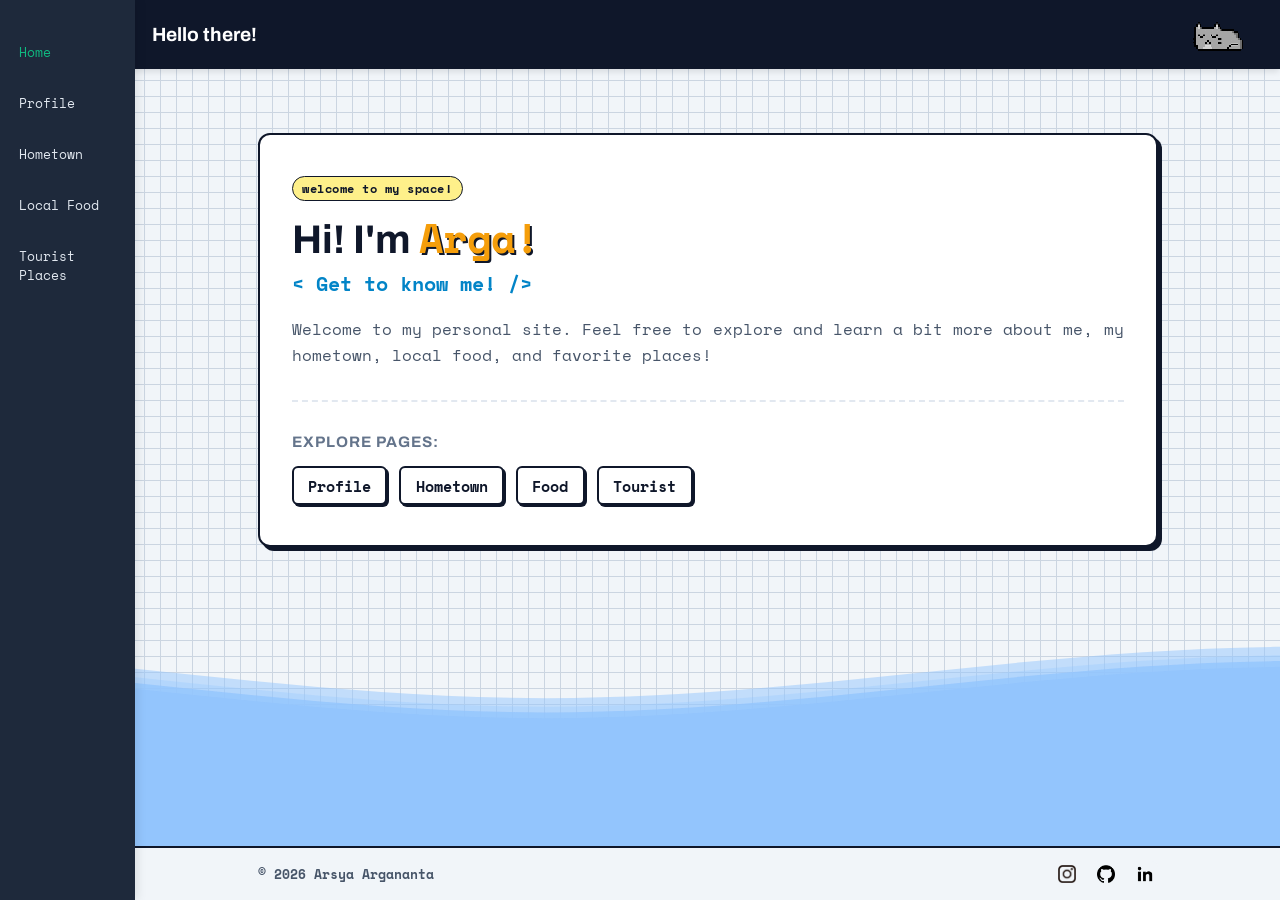
<file: quiz1/index.html>
<!DOCTYPE html>
<html lang="en">

<head>
    <meta charset="UTF-8">
    <meta name="viewport" content="width=device-width, initial-scale=1.0">
    <title>Home</title>
    <link rel="stylesheet" href="/quiz1/style.css">
</head>

<body>

    <header>
        <div class="header-content">
            <h1>Hello there!</h1>

            <img src="/quiz1/assets/cat.gif" alt="mascot" class="header-mascot">
        </div>
    </header>

    <nav>
        <button id="menu-toggle-btn" class="retro-menu-btn">
            Where do you wanna go? <span class="arrow-icon">↗</span>
        </button>

        <ul>
            <li class="nav-on"><a href="/quiz1">Home</a></li>
            <li><a href="/quiz1/profile">Profile</a></li>
            <li><a href="/quiz1/hometown">Hometown</a></li>
            <li><a href="/quiz1/food">Local Food</a></li>
            <li><a href="/quiz1/tourist">Tourist Places</a></li>
        </ul>
    </nav>

    <main>
        <section class="home-section">
            <div class="unique-greeting">
                <span class="badge-tag">welcome to my space!</span>
                <h1 class="hero-text">Hi! I'm <span class="highlight-name">Arga!</span></h1>
                <h2 class="sub-hero-text">&lt; Get to know me! /&gt;</h2>
                <p>Welcome to my personal site. Feel free to explore and learn a bit more about me, my hometown, local food, and favorite places!</p>
            </div>

            <div class="quick-nav-container">
                <h3>Explore Pages:</h3>
                <div class="btn-group">
                    <a href="/quiz1/profile" class="btn-mini">
                        <span class="btn-icon">Profile</span>
                    </a>
                    <a href="/quiz1/hometown" class="btn-mini">
                        <span class="btn-icon">Hometown</span>
                    </a>
                    <a href="/quiz1/food" class="btn-mini">
                        <span class="btn-icon">Food</span>
                    </a>
                    <a href="/quiz1/tourist" class="btn-mini">
                        <span class="btn-icon">Tourist</span>
                    </a>
                </div>
            </div>
        </section>
    </main>

    <div class="ocean-container">
    <svg class="waves" xmlns="http://www.w3.org/2000/svg" viewBox="0 24 150 28" preserveAspectRatio="none" shape-rendering="auto">
        <defs>
            <path id="gentle-wave" d="M-160 44c30 0 58-18 88-18s 58 18 88 18 58-18 88-18 58 18 88 18 v44h-352z" />
        </defs>
        <g class="parallax">
            <use href="#gentle-wave" x="48" y="0" fill="rgba(147, 197, 253, 0.5)" />
            <use href="#gentle-wave" x="48" y="3" fill="rgba(147, 197, 253, 0.3)" />
            <use href="#gentle-wave" x="48" y="5" fill="rgba(147, 197, 253, 0.8)" />
            <use href="#gentle-wave" x="48" y="7" fill="#93c5fd" />
        </g>
    </svg>
    <div class="ocean-water-body"></div>
    </div>

    <footer>
        <div class="footer-container">
            <div class="footer-info">
                <span>&copy; 2026 Arsya Argananta</span>
            </div>

            <div class="social-links">
            <a href="https://instagram.com/arsyaarnt" target="_blank" rel="noopener noreferrer" title="Instagram">
                <img src="/quiz1/assets/icon_ig.png" alt="Instagram">
            </a>
            <a href="https://github.com/arsyaarnt" target="_blank" rel="noopener noreferrer" title="GitHub">
                <img src="/quiz1/assets/icon_github.png" alt="GitHub">
            </a>
            <a href="https://linkedin.com/in/arsya-argananta" target="_blank" rel="noopener noreferrer" title="LinkedIn">
                <img src="/quiz1/assets/icon_linkedin.png" alt="LinkedIn">
            </a>
            </div>
        </div>
    </footer>

    <script src="/quiz1/script.js"></script>
</body>
</html>
</file>
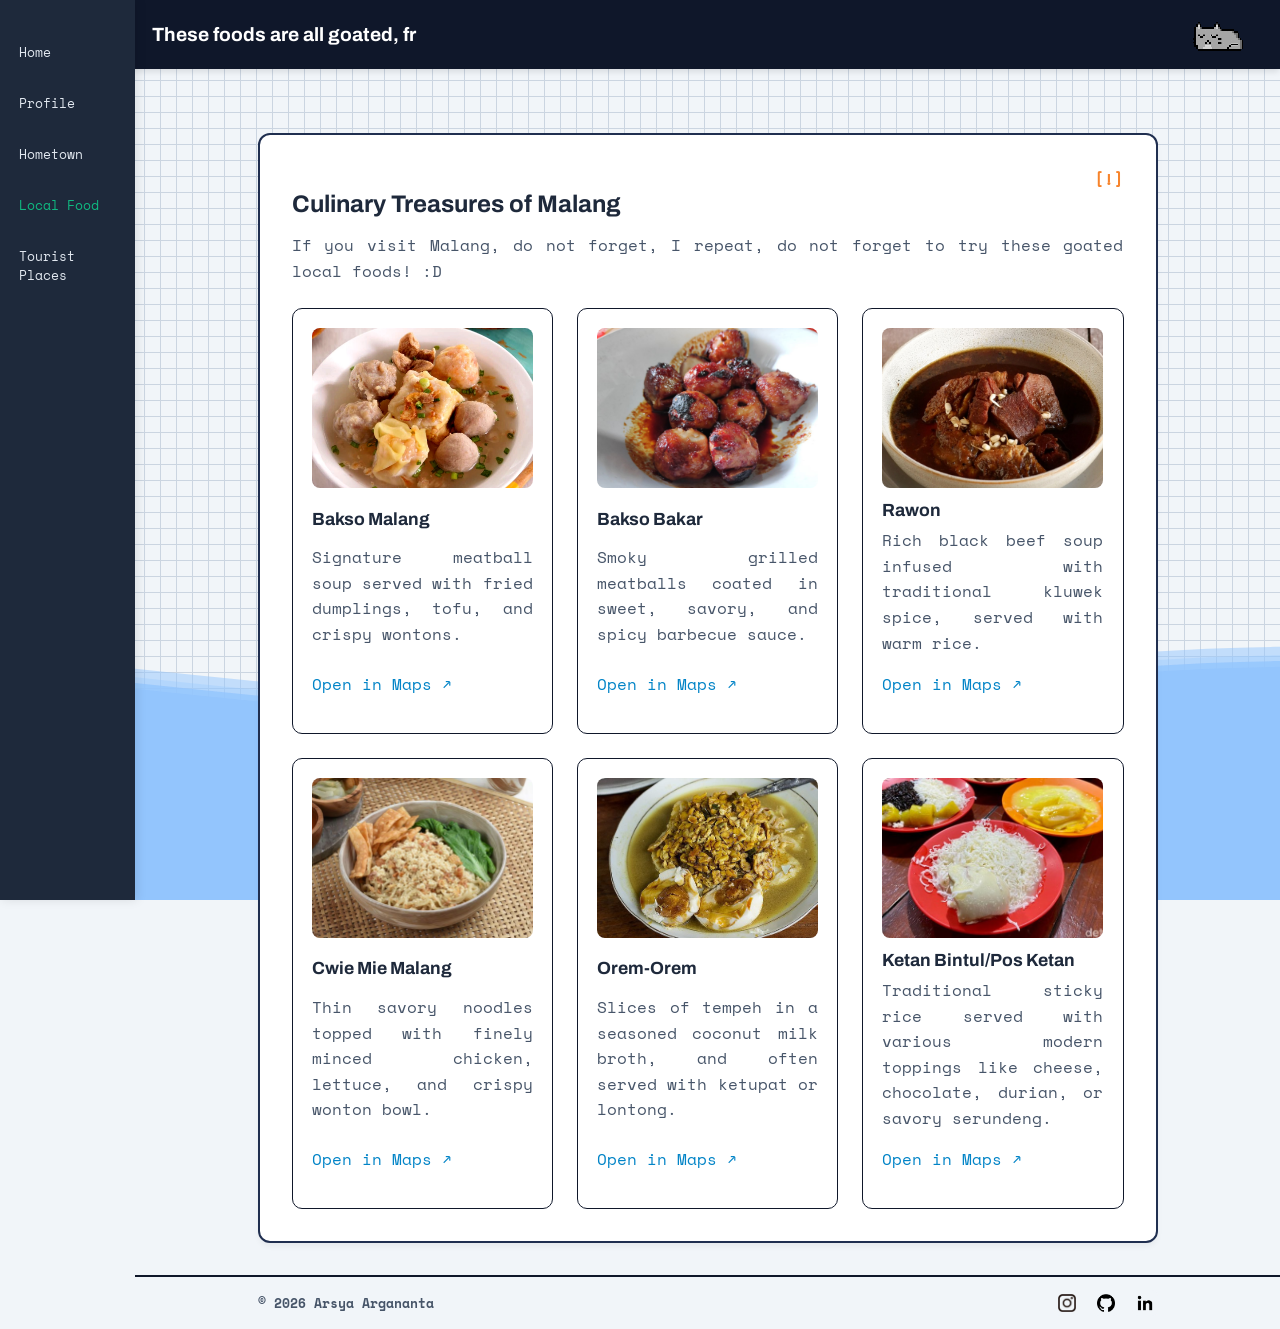
<file: quiz1/food/index.html>
<!DOCTYPE html>
<html lang="en">

<head>
    <meta charset="UTF-8">
    <meta name="viewport" content="width=device-width, initial-scale=1.0">
    <title>Local Food</title>
    <link rel="stylesheet" href="/quiz1/style.css">
</head>

<body>

    <header>
        <div class="header-content">
            <h1>These foods are all goated, fr</h1>

            <img src="/quiz1/assets/cat.gif" alt="mascot" class="header-mascot">
        </div>
    </header>

    <nav>
        <button id="menu-toggle-btn" class="retro-menu-btn">
            Where do you wanna go? <span class="arrow-icon">↗</span>
        </button>

        <ul>
            <li><a href="/quiz1">Home</a></li>
            <li><a href="/quiz1/profile">Profile</a></li>
            <li><a href="/quiz1/hometown">Hometown</a></li>
            <li class="nav-on"><a href="/quiz1/food">Local Food</a></li>
            <li><a href="/quiz1/tourist">Tourist Places</a></li>
        </ul>
    </nav>

    <main>
        <section>
            <div class="sub-window-exc">[!]</div>

            <h2>Culinary Treasures of Malang</h2>
            <p>If you visit Malang, do not forget, I repeat, do not forget to try these goated local foods! :D</p>

            <div class="card-container">

                <article class="food-card">
                    <img src="/quiz1/assets/bakso.jpg" alt="Bakso Malang" width="250">
                    <h4>Bakso Malang</h4>
                    <p>Signature meatball soup served with fried dumplings, tofu, and crispy wontons.</p>
                    <p><a href="https://www.google.com/maps/search/bakso+malang" target="_blank">Open in Maps ↗</a></p>
                </article>

                <article class="food-card">
                    <img src="/quiz1/assets/bakso_bakar.jpg" alt="Bakso Bakar" width="250">
                    <h4>Bakso Bakar</h4>
                    <p>Smoky grilled meatballs coated in sweet, savory, and spicy barbecue sauce.</p>
                    <p><a href="https://www.google.com/maps/search/bakso+bakar+malang" target="_blank">Open in Maps ↗</a></p>
                </article>

                <article class="food-card">
                    <img src="/quiz1/assets/rawon.jpg" alt="Rawon" width="250">
                    <h4>Rawon</h4>
                    <p>Rich black beef soup infused with traditional kluwek spice, served with warm rice.</p>
                    <p><a href="https://www.google.com/maps/search/rawon+malang" target="_blank">Open in Maps ↗</a></p>
                </article>

                <article class="food-card">
                    <img src="/quiz1/assets/cwie_mie.jpg" alt="Cwie Mie Malang" width="250">
                    <h4>Cwie Mie Malang</h4>
                    <p>Thin savory noodles topped with finely minced chicken, lettuce, and crispy wonton bowl.</p>
                    <p><a href="https://www.google.com/maps/search/cwie+mie+malang" target="_blank">Open in Maps ↗</a></p>
                </article>

                <article class="food-card">
                    <img src="/quiz1/assets/orem_orem.jpg" alt="Orem-orem Malang" width="250">
                    <h4>Orem-Orem</h4>
                    <p>Slices of tempeh in a seasoned coconut milk broth, and often served with ketupat or lontong.</p>
                    <p><a href="https://www.google.com/maps/search/orem+orem+malang" target="_blank">Open in Maps ↗</a></p>
                </article>

                <article class="food-card">
                    <img src="/quiz1/assets/ketan.jpg" alt="Ketan Bintul / Pos Ketan" width="250">
                    <h4>Ketan Bintul/Pos Ketan</h4>
                    <p>Traditional sticky rice served with various modern toppings like cheese, chocolate, durian, or savory serundeng.</p>
                    <p><a href="https://www.google.com/maps/search/ketan+malang" target="_blank">Open in Maps ↗</a></p>
                </article>
            </div>
        </section>
    </main>

    <div class="ocean-container">
    <svg class="waves" xmlns="http://www.w3.org/2000/svg" viewBox="0 24 150 28" preserveAspectRatio="none" shape-rendering="auto">
        <defs>
            <path id="gentle-wave" d="M-160 44c30 0 58-18 88-18s 58 18 88 18 58-18 88-18 58 18 88 18 v44h-352z" />
        </defs>
        <g class="parallax">
            <use href="#gentle-wave" x="48" y="0" fill="rgba(147, 197, 253, 0.5)" />
            <use href="#gentle-wave" x="48" y="3" fill="rgba(147, 197, 253, 0.3)" />
            <use href="#gentle-wave" x="48" y="5" fill="rgba(147, 197, 253, 0.8)" />
            <use href="#gentle-wave" x="48" y="7" fill="#93c5fd" />
        </g>
    </svg>
    <div class="ocean-water-body"></div>
    </div>

    <footer>
        <div class="footer-container">
            <div class="footer-info">
                <span>&copy; 2026 Arsya Argananta</span>
            </div>

            <div class="social-links">
            <a href="https://instagram.com/arsyaarnt" target="_blank" rel="noopener noreferrer" title="Instagram">
                <img src="/quiz1/assets/icon_ig.png" alt="Instagram">
            </a>
            <a href="https://github.com/arsyaarnt" target="_blank" rel="noopener noreferrer" title="GitHub">
                <img src="/quiz1/assets/icon_github.png" alt="GitHub">
            </a>
            <a href="https://linkedin.com/in/arsya-argananta" target="_blank" rel="noopener noreferrer" title="LinkedIn">
                <img src="/quiz1/assets/icon_linkedin.png" alt="LinkedIn">
            </a>
            </div>
        </div>
    </footer>

    <script src="/quiz1/script.js"></script>
</body>
</html>
</file>
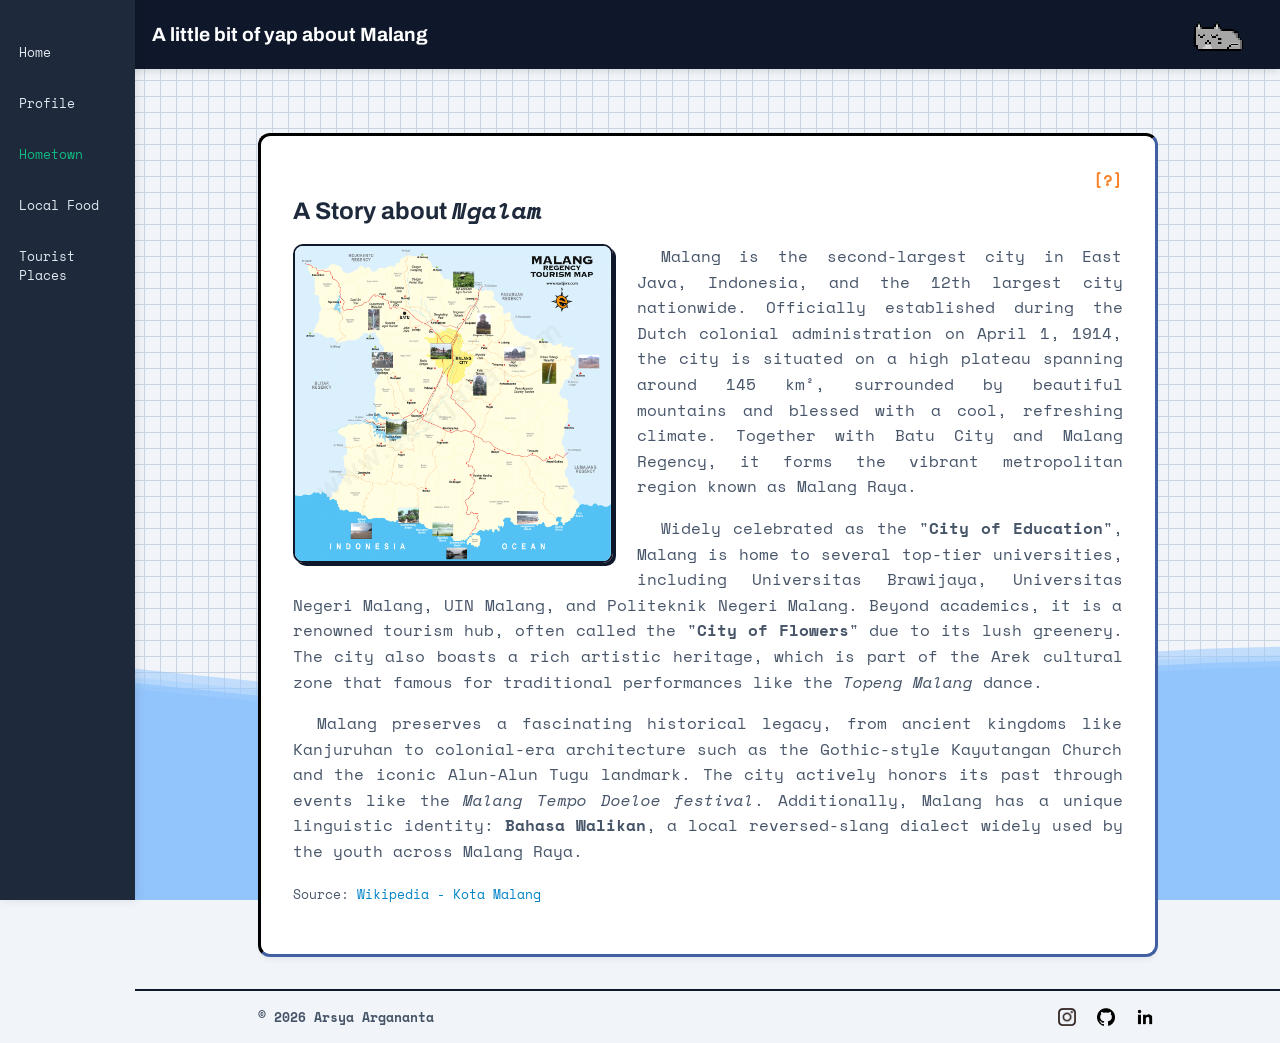
<file: quiz1/hometown/index.html>
<!DOCTYPE html>
<html lang="en">
    
<head>
    <meta charset="UTF-8">
    <meta name="viewport" content="width=device-width, initial-scale=1.0">
    <title>Malang</title>
    <link rel="stylesheet" href="/quiz1/style.css">
</head>

<body>

    <header>
        <div class="header-content">
            <h1>A little bit of yap about Malang</h1>

            <img src="/quiz1/assets/cat.gif" alt="mascot" class="header-mascot">
        </div>
    </header>

    <nav>
        <button id="menu-toggle-btn" class="retro-menu-btn">
            Where do you wanna go? <span class="arrow-icon">↗</span>
        </button>

        <ul>
            <li><a href="/quiz1">Home</a></li>
            <li><a href="/quiz1/profile">Profile</a></li>
            <li class="nav-on"><a href="/quiz1/hometown">Hometown</a></li>
            <li><a href="/quiz1/food">Local Food</a></li>
            <li><a href="/quiz1/tourist">Tourist Places</a></li>
        </ul>
    </nav>

    <main>
        <section class="hometown-section">
            <div class="sub-window-ask">[?]</div>

            <h2>A Story about <b><i>Ngalam</i></b></h2>
            <article class="hometown-content">
                <img src="/quiz1/assets/malang_landscape.jpg" alt="Landscape and landmark of Malang City" width="300" class="hometown-img-float">

                <p>Malang is the second-largest city in East Java, Indonesia, and the 12th largest city nationwide. Officially established during the Dutch colonial administration on April 1, 1914, the city is situated on a high plateau spanning around 145 km², surrounded by beautiful mountains and blessed with a cool, refreshing climate. Together with Batu City and Malang Regency, it forms the vibrant metropolitan region known as Malang Raya.</p>
                    
                <p>Widely celebrated as the "<b>City of Education</b>", Malang is home to several top-tier universities, including Universitas Brawijaya, Universitas Negeri Malang, UIN Malang, and Politeknik Negeri Malang. Beyond academics, it is a renowned tourism hub, often called the "<b>City of Flowers</b>" due to its lush greenery. The city also boasts a rich artistic heritage, which is part of the Arek cultural zone that famous for traditional performances like the <i>Topeng Malang</i> dance.</p>
                    
                <p>Malang preserves a fascinating historical legacy, from ancient kingdoms like Kanjuruhan to colonial-era architecture such as the Gothic-style Kayutangan Church and the iconic Alun-Alun Tugu landmark. The city actively honors its past through events like the <i>Malang Tempo Doeloe festival</i>. Additionally, Malang has a unique linguistic identity: <b>Bahasa Walikan</b>, a local reversed-slang dialect widely used by the youth across Malang Raya.</p>
            </article>

            <p><small>Source: <a href="https://id.wikipedia.org/wiki/Kota_Malang" target="_blank" rel="noopener noreferrer">Wikipedia - Kota Malang</a></small></p>
        </section>
    </main>

    <div class="ocean-container">
    <svg class="waves" xmlns="http://www.w3.org/2000/svg" viewBox="0 24 150 28" preserveAspectRatio="none" shape-rendering="auto">
        <defs>
            <path id="gentle-wave" d="M-160 44c30 0 58-18 88-18s 58 18 88 18 58-18 88-18 58 18 88 18 v44h-352z" />
        </defs>
        <g class="parallax">
            <use href="#gentle-wave" x="48" y="0" fill="rgba(147, 197, 253, 0.5)" />
            <use href="#gentle-wave" x="48" y="3" fill="rgba(147, 197, 253, 0.3)" />
            <use href="#gentle-wave" x="48" y="5" fill="rgba(147, 197, 253, 0.8)" />
            <use href="#gentle-wave" x="48" y="7" fill="#93c5fd" />
        </g>
    </svg>
    <div class="ocean-water-body"></div>
    </div>


    <footer>
        <div class="footer-container">
            <div class="footer-info">
                <span>&copy; 2026 Arsya Argananta</span>
            </div>

            <div class="social-links">
            <a href="https://instagram.com/arsyaarnt" target="_blank" rel="noopener noreferrer" title="Instagram">
                <img src="/quiz1/assets/icon_ig.png" alt="Instagram">
            </a>
            <a href="https://github.com/arsyaarnt" target="_blank" rel="noopener noreferrer" title="GitHub">
                <img src="/quiz1/assets/icon_github.png" alt="GitHub">
            </a>
            <a href="https://linkedin.com/in/arsya-argananta" target="_blank" rel="noopener noreferrer" title="LinkedIn">
                <img src="/quiz1/assets/icon_linkedin.png" alt="LinkedIn">
            </a>
            </div>
        </div>
    </footer>

    <script src="/quiz1/script.js"></script>
</body>
</html>
</file>
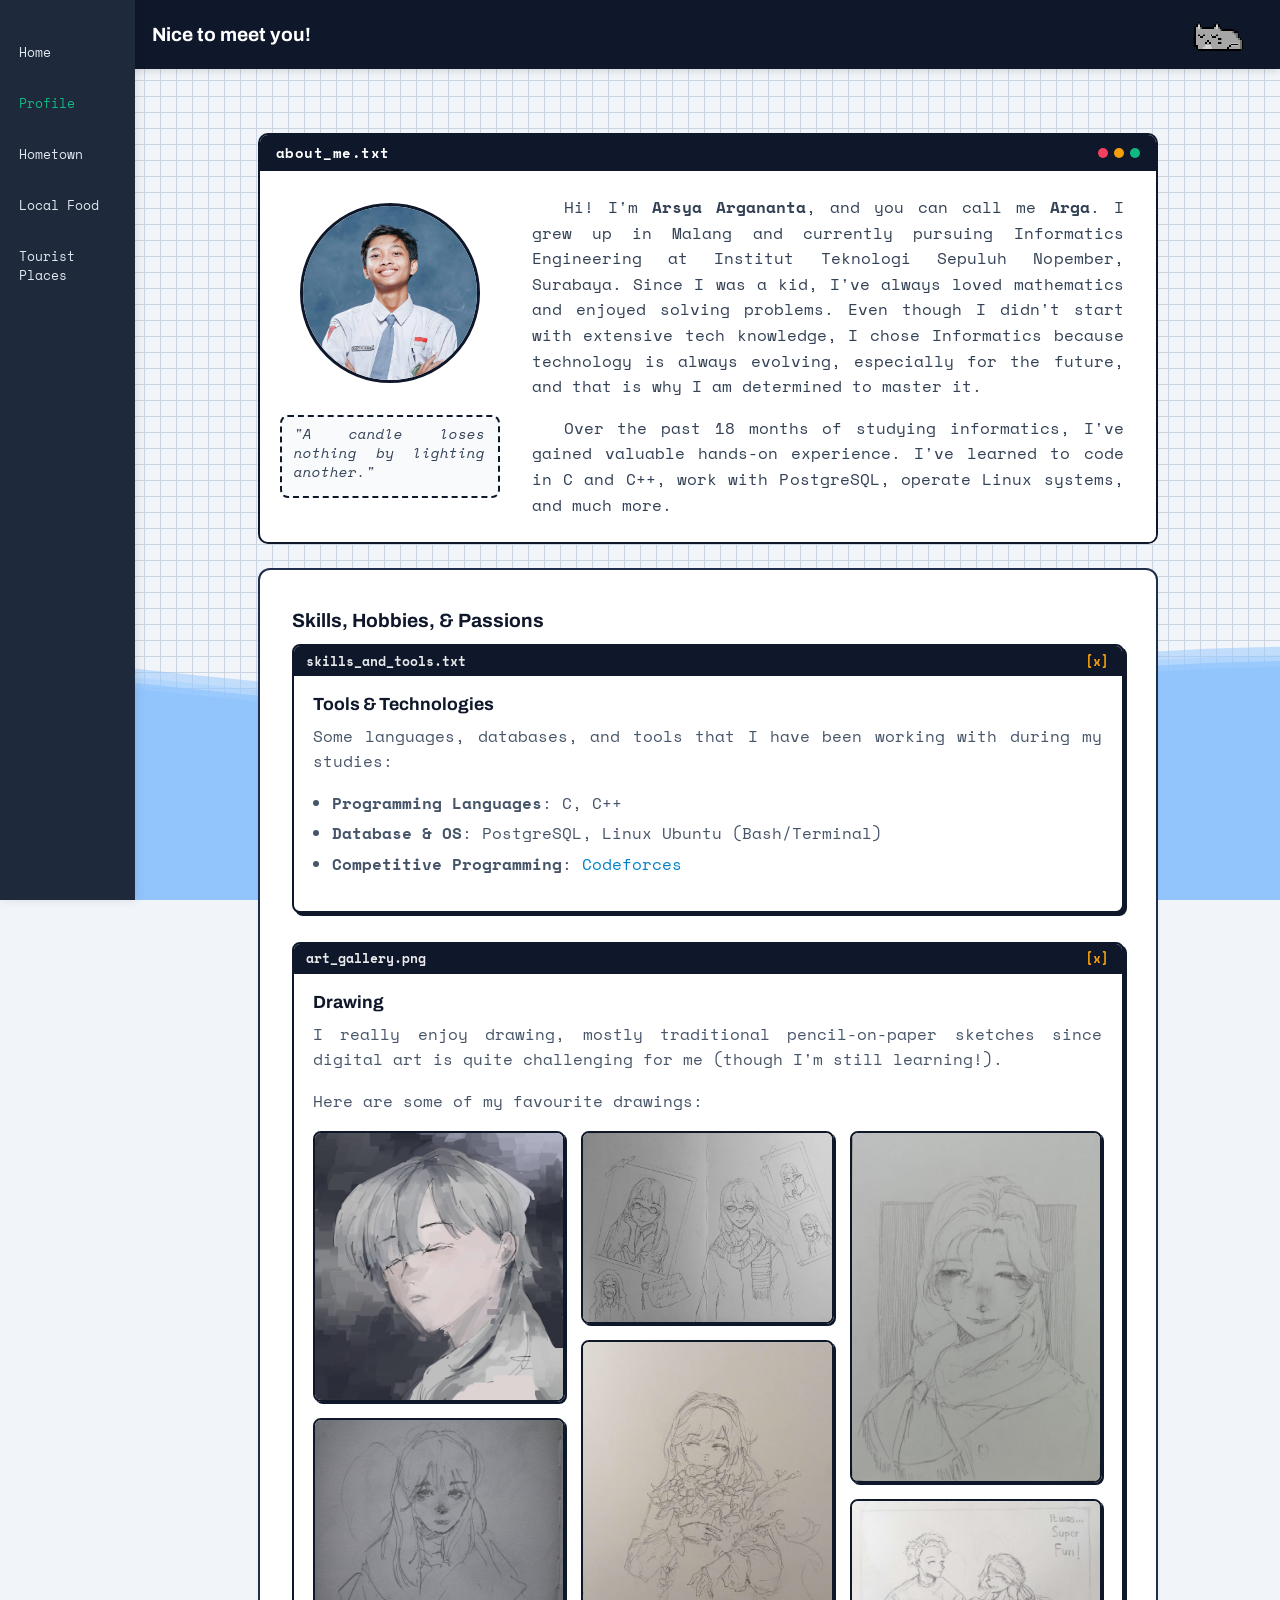
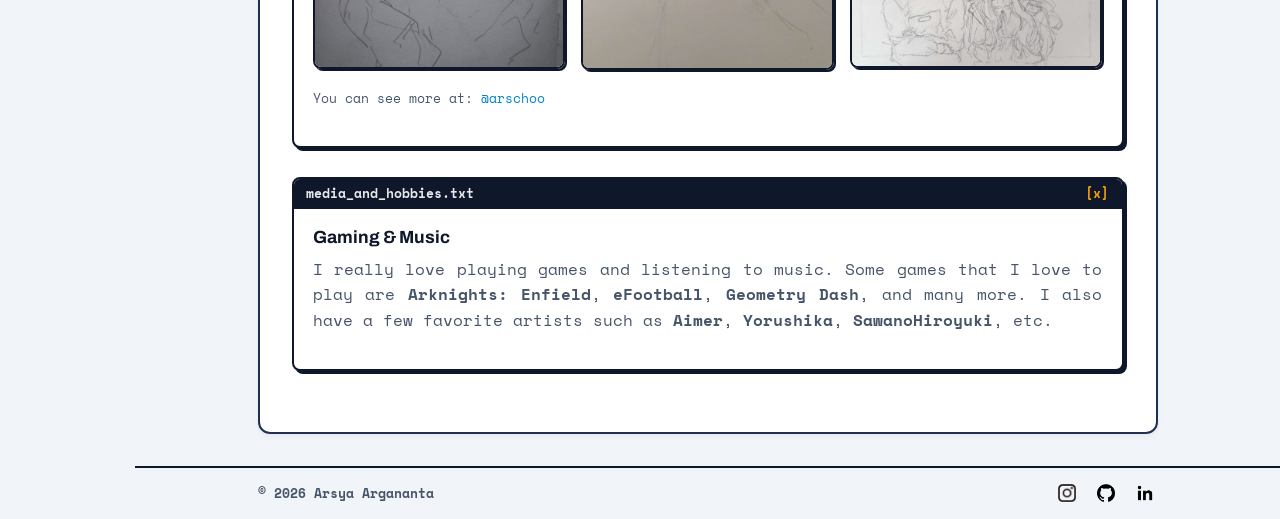
<file: quiz1/profile/index.html>
<!DOCTYPE html>
<html lang="en">

<head>
    <meta charset="UTF-8">
    <meta name="viewport" content="width=device-width, initial-scale=1.0">
    <title>About Me</title>
    <link rel="stylesheet" href="/quiz1/style.css">
</head>

<body>

    <header>
        <div class="header-content">
            <h1>Nice to meet you!</h1>

            <img src="/quiz1/assets/cat.gif" alt="mascot" class="header-mascot">
        </div>
    </header>

    <nav>
        <button id="menu-toggle-btn" class="retro-menu-btn">
            Where do you wanna go? <span class="arrow-icon">↗</span>
        </button>

        <ul>
            <li><a href="/quiz1">Home</a></li>
            <li class="nav-on"><a href="/quiz1/profile">Profile</a></li>
            <li><a href="/quiz1/hometown">Hometown</a></li>
            <li><a href="/quiz1/food">Local Food</a></li>
            <li><a href="/quiz1/tourist">Tourist Places</a></li>
        </ul>
    </nav>

    <main>
        <article class="window-box">
            <div class="window-bar">
            <span class="window-title">about_me.txt</span>
                <div class="window-controls">
                    <span class="dot red"></span>
                    <span class="dot yellow"></span>
                    <span class="dot green"></span>
                </div>
            </div>

            <div class="profile-wrapper">
                <div class="profile-image">
                    <div class="profile-avatar">
                            <img src="/quiz1/assets/profile.jpg" alt="Photo of Arsya Argananta" width="200">
                    </div>

                    <div class="quote-box">
                        <p class="quote-text">"A candle loses nothing by lighting another."</p>
                    </div>
                </div>

                <article class="profile-text">    
                    <p>Hi! I'm <b>Arsya Argananta</b>, and you can call me <b>Arga</b>. I grew up in Malang and currently pursuing Informatics Engineering at Institut Teknologi Sepuluh Nopember, Surabaya. Since I was a kid, I've always loved mathematics and enjoyed solving problems. Even though I didn't start with extensive tech knowledge, I chose Informatics because technology is always evolving, especially for the future, and that is why I am determined to master it.</p>
                    <p>Over the past 18 months of studying informatics, I've gained valuable hands-on experience. I've learned to code in C and C++, work with PostgreSQL, operate Linux systems, and much more.</p>
                    </article>
                </div>
        </article>

        <section>
            <h3>Skills, Hobbies, & Passions</h3>

            <article class="sub-window">
                <div class="sub-window-bar">
                    <span class="sub-window-title">skills_and_tools.txt</span>
                    <span class="sub-window-close">[x]</span>
                </div>

                <div class="sub-window-content">
                    <h4>Tools & Technologies</h4>
                    <p>Some languages, databases, and tools that I have been working with during my studies:</p>
                    <ul>
                        <li><b>Programming Languages</b>: C, C++</li>
                        <li><b>Database & OS</b>: PostgreSQL, Linux Ubuntu (Bash/Terminal)</li>
                        <li><b>Competitive Programming</b>: <a href="https://codeforces.com/profile/arsyaarnt" target="_blank">Codeforces</a></li>
                    </ul>
                </div>
            </article>

            <article class="sub-window">
                <div class="sub-window-bar">
                    <span class="sub-window-title">art_gallery.png</span>
                    <span class="sub-window-close">[x]</span>
                </div>

                <div class="sub-window-content">
                    <h4>Drawing</h4>
                    <p>I really enjoy drawing, mostly traditional pencil-on-paper sketches since digital art is quite challenging for me (though I'm still learning!).</p>
                    <p>Here are some of my favourite drawings: </p>
                    <div class="drawing-gallery">
                        <div class="gallery-item"><img src="/quiz1/assets/drawing1.jpg" alt="First Drawing" width="150"></div>
                        <div class="gallery-item"><img src="/quiz1/assets/drawing6.jpg" alt="Second Drawing" width="150"></div>
                        <div class="gallery-item"><img src="/quiz1/assets/drawing3.jpg" alt="Third Drawing" width="150"></div>
                        <div class="gallery-item"><img src="/quiz1/assets/drawing4.jpg" alt="Fourth Drawing" width="150"></div>
                        <div class="gallery-item"><img src="/quiz1/assets/drawing2.jpg" alt="Fifth Drawing" width="150"></div>
                        <div class="gallery-item"><img src="/quiz1/assets/drawing5.jpg" alt="Sixth Drawing" width="150"></div>
                    </div>

                    <p><small>You can see more at: <a href="https://www.instagram.com/arschoo/">@arschoo</a></small></p>
                </div>
            </article>

            <article class="sub-window">
                <div class="sub-window-bar">
                    <span class="sub-window-title">media_and_hobbies.txt</span>
                    <span class="sub-window-close">[x]</span>
                </div>
                
                <div class="sub-window-content">
                    <h4>Gaming & Music</h4>
                    <p>I really love playing games and listening to music. Some games that I love to play are <b>Arknights: Enfield</b>, <b>eFootball</b>, <b>Geometry Dash</b>, and many more. I also have a few favorite artists such as <b>Aimer</b>, <b>Yorushika</b>, <b>SawanoHiroyuki</b>, etc.</p>
                </div>
            </article>
        </section>
    </main>

    <div class="ocean-container">
    <svg class="waves" xmlns="http://www.w3.org/2000/svg" viewBox="0 24 150 28" preserveAspectRatio="none" shape-rendering="auto">
        <defs>
            <path id="gentle-wave" d="M-160 44c30 0 58-18 88-18s 58 18 88 18 58-18 88-18 58 18 88 18 v44h-352z" />
        </defs>
        <g class="parallax">
            <use href="#gentle-wave" x="48" y="0" fill="rgba(147, 197, 253, 0.5)" />
            <use href="#gentle-wave" x="48" y="3" fill="rgba(147, 197, 253, 0.3)" />
            <use href="#gentle-wave" x="48" y="5" fill="rgba(147, 197, 253, 0.8)" />
            <use href="#gentle-wave" x="48" y="7" fill="#93c5fd" />
        </g>
    </svg>
    <div class="ocean-water-body"></div>
    </div>


    <footer>
        <div class="footer-container">
            <div class="footer-info">
                <span>&copy; 2026 Arsya Argananta</span>
            </div>

            <div class="social-links">
            <a href="https://instagram.com/arsyaarnt" target="_blank" rel="noopener noreferrer" title="Instagram">
                <img src="/quiz1/assets/icon_ig.png" alt="Instagram">
            </a>
            <a href="https://github.com/arsyaarnt" target="_blank" rel="noopener noreferrer" title="GitHub">
                <img src="/quiz1/assets/icon_github.png" alt="GitHub">
            </a>
            <a href="https://linkedin.com/in/arsya-argananta" target="_blank" rel="noopener noreferrer" title="LinkedIn">
                <img src="/quiz1/assets/icon_linkedin.png" alt="LinkedIn">
            </a>
            </div>
        </div>
    </footer>

    <script src="/quiz1/script.js"></script>
</body>
</html>
</file>
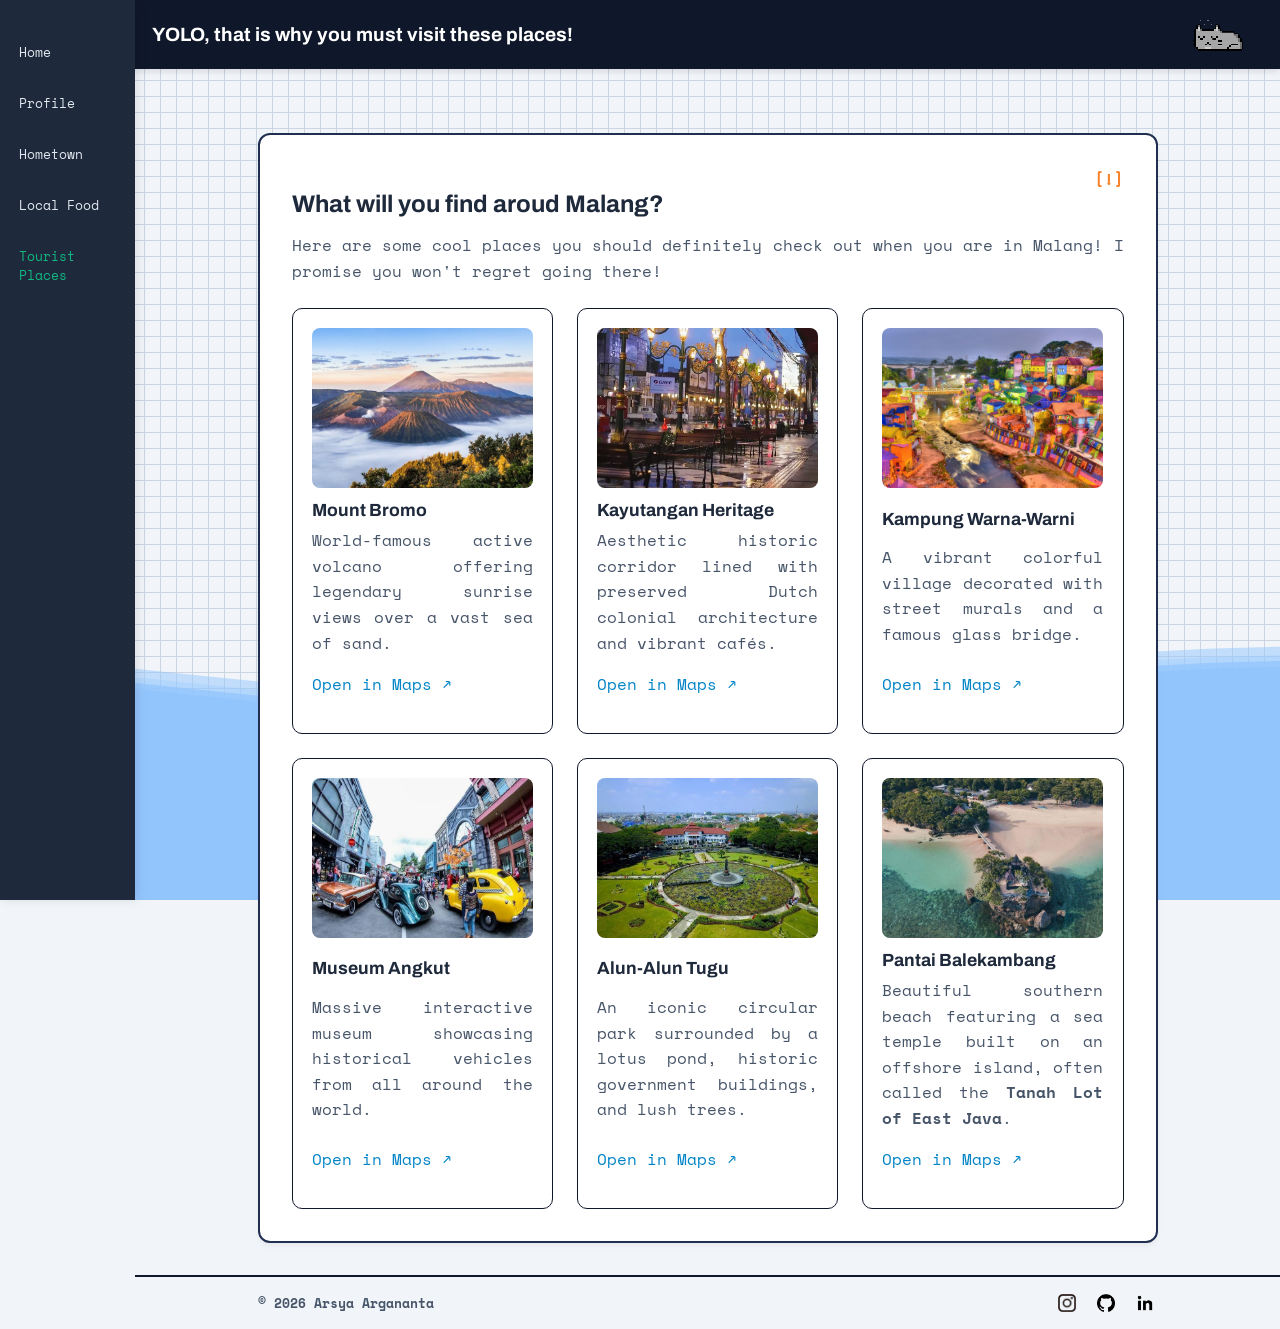
<file: quiz1/tourist/index.html>
<!DOCTYPE html>
<html lang="en">

<head>
    <meta charset="UTF-8">
    <meta name="viewport" content="width=device-width, initial-scale=1.0">
    <title>Tourist Places</title>
    <link rel="stylesheet" href="/quiz1/style.css">
</head>

<body>

    <header>
        <div class="header-content">
            <h1>YOLO, that is why you must visit these places!</h1>

            <img src="/quiz1/assets/cat.gif" alt="mascot" class="header-mascot">
        </div>
    </header>

    <nav>
        <button id="menu-toggle-btn" class="retro-menu-btn">
            Where do you wanna go? <span class="arrow-icon">↗</span>
        </button>

        <ul>
            <li><a href="/quiz1">Home</a></li>
            <li><a href="/quiz1/profile">Profile</a></li>
            <li><a href="/quiz1/hometown">Hometown</a></li>
            <li><a href="/quiz1/food">Local Food</a></li>
            <li class="nav-on"><a href="/quiz1/tourist">Tourist Places</a></li>
        </ul>
    </nav>

    <main>
        <section>
            <div class="sub-window-exc">[!]</div>

            <h2>What will you find aroud Malang?</h2>
            <p>Here are some cool places you should definitely check out when you are in Malang! I promise you won't regret going there!</p>

            <div class="card-container">

                <article class="tourist-card">
                    <img src="/quiz1/assets/bromo.jpg" alt="Mount Bromo" width="250">
                    <h4>Mount Bromo</h4>
                    <p>World-famous active volcano offering legendary sunrise views over a vast sea of sand.</p>
                    <p><a href="https://www.google.com/maps/search/mount+bromo" target="_blank" rel="noopener noreferrer">Open in Maps ↗</a></p>
                </article>

                <article class="tourist-card">
                    <img src="/quiz1/assets/kayutangan.jpg" alt="Kayutangan Heritage" width="250">
                    <h4>Kayutangan Heritage</h4>
                    <p>Aesthetic historic corridor lined with preserved Dutch colonial architecture and vibrant cafés.</p>
                    <p><a href="https://www.google.com/maps/search/kayutangan+heritage+malang" target="_blank" rel="noopener noreferrer">Open in Maps ↗</a></p>
                </article>

                <article class="tourist-card">
                    <img src="/quiz1/assets/jodipan.jpg" alt="Kampung Warna Warni Jodipan" width="250">
                    <h4>Kampung Warna-Warni</h4>
                    <p>A vibrant colorful village decorated with street murals and a famous glass bridge.</p>
                    <p><a href="https://www.google.com/maps/search/kampung+warna+warni+jodipan" target="_blank" rel="noopener noreferrer">Open in Maps ↗</a></p>
                </article>

                <article class="tourist-card">
                    <img src="/quiz1/assets/museum_angkut.jpg" alt="Museum Angkut" width="250">
                    <h4>Museum Angkut</h4>
                    <p>Massive interactive museum showcasing historical vehicles from all around the world.</p>
                    <p><a href="https://www.google.com/maps/search/museum+angkut+batu" target="_blank" rel="noopener noreferrer">Open in Maps ↗</a></p>
                </article>

                <article class="tourist-card">
                    <img src="/quiz1/assets/alun_alun.jpg" alt="Alun Alun Tugu Malang" width="250">
                    <h4>Alun-Alun Tugu</h4>
                    <p>An iconic circular park surrounded by a lotus pond, historic government buildings, and lush trees.</p>
                    <p><a href="https://www.google.com/maps/search/alun+alun+tugu+malang" target="_blank" rel="noopener noreferrer">Open in Maps ↗</a></p>
                </article>

                <article class="tourist-card">
                    <img src="/quiz1/assets/balekambang.jpg" alt="Pantai Balekambang" width="250">
                    <h4>Pantai Balekambang</h4>
                    <p>Beautiful southern beach featuring a sea temple built on an offshore island, often called the <b>Tanah Lot of East Java</b>.</p>
                    <p><a href="https://www.google.com/maps/search/pantai+balekambang+malang" target="_blank" rel="noopener noreferrer">Open in Maps ↗</a></p>
                </article>

            </div>
        </section>
    </main>

    <div class="ocean-container">
    <svg class="waves" xmlns="http://www.w3.org/2000/svg" viewBox="0 24 150 28" preserveAspectRatio="none" shape-rendering="auto">
        <defs>
            <path id="gentle-wave" d="M-160 44c30 0 58-18 88-18s 58 18 88 18 58-18 88-18 58 18 88 18 v44h-352z" />
        </defs>
        <g class="parallax">
            <use href="#gentle-wave" x="48" y="0" fill="rgba(147, 197, 253, 0.5)" />
            <use href="#gentle-wave" x="48" y="3" fill="rgba(147, 197, 253, 0.3)" />
            <use href="#gentle-wave" x="48" y="5" fill="rgba(147, 197, 253, 0.8)" />
            <use href="#gentle-wave" x="48" y="7" fill="#93c5fd" />
        </g>
    </svg>
    <div class="ocean-water-body"></div>
    </div>

    <footer>
        <div class="footer-container">
            <div class="footer-info">
                <span>&copy; 2026 Arsya Argananta</span>
            </div>

            <div class="social-links">
            <a href="https://instagram.com/arsyaarnt" target="_blank" rel="noopener noreferrer" title="Instagram">
                <img src="/quiz1/assets/icon_ig.png" alt="Instagram">
            </a>
            <a href="https://github.com/arsyaarnt" target="_blank" rel="noopener noreferrer" title="GitHub">
                <img src="/quiz1/assets/icon_github.png" alt="GitHub">
            </a>
            <a href="https://linkedin.com/in/arsya-argananta" target="_blank" rel="noopener noreferrer" title="LinkedIn">
                <img src="/quiz1/assets/icon_linkedin.png" alt="LinkedIn">
            </a>
            </div>
        </div>
    </footer>

    <script src="/quiz1/script.js"></script>
</body>
</html>
</file>
<file: quiz1/style.css>
/* 1. RESET & BASE STYLES */
@import url('https://fonts.googleapis.com/css2?family=Archivo:wght@400;600&display=swap');
@import url('https://fonts.googleapis.com/css2?family=Space+Mono:wght@400;600&display=swap');

* {
    margin: 0;
    padding: 0;
    box-sizing: border-box;
    font-family: 'Space Mono', Mulis, Tahoma, Geneva, Verdana, sans-serif !important;
}

h1, h2, h3, h4 {
    font-family: 'Archivo', Inter, Sora, sans-serif !important;
    font-weight: 700;
}

p {
    line-height: 1.6;
    margin-bottom: 1rem;
    text-align: justify;
}

body {
    display: flex;
    flex-direction: column;
    background-color: #f1f5f9;
    
    background-image: radial-gradient(#cbd5e1 1.5px, transparent 1.5px);
    background-image: 
        linear-gradient(to right, #cbd5e1 1px, transparent 1px),
        linear-gradient(to bottom, #cbd5e1 1px, transparent 1px);
    background-size: 16px 16px;
    background-attachment: fixed;
    
    color: #0f172a;
    margin: 0;

    position: relative;
    min-height: 100vh;
}

header, main, footer {
    box-sizing: border-box;
}


/*2. HEADER */
header {
    background-color: #0f172a;
    color: #ffffff;
    padding: 1.5rem 2rem;
    margin-bottom: 2rem;
    box-shadow: 0 4px 6px -1px rgba(0, 0, 0, 0.1);
}

.header-content {
    display: flex;
    align-items: center;
    justify-content: space-between;
    width: 100%;
    position: relative;
    cursor: pointer;
}

header h1 {
    font-size: 1.2rem;
    color: #ffffff;
    margin-left: 7.5rem;
}

.header-mascot {
position: absolute;
    right: 0;
    top: 50%;
    transform: translateY(-50%);
    
    width: 60px;
    height: auto;
    image-rendering: pixelated;
}

.retro-menu-btn{
    display: none;
}


/* 3. SIDEBAR NAVIGATION */
nav {
    width: 135px;
    min-height: 100vh;
    background-color: #1e293b;
    color: #ffffff;
    padding: 2rem 1.2rem;
    position: fixed;
    height: 100vh;
    box-shadow: 2px 0 10px rgba(0, 0, 0, 0.1);
    flex-shrink: 0;
    z-index: 999;
}

nav h3 {
    font-size: 0.95rem;
    margin-bottom: 1.5rem;
    color: #94a3b8;
    letter-spacing: 1px;
}

nav ul {
    list-style: none;
    padding-left: 0;
    margin-left: -1rem;
}

nav ul li {
    margin-bottom: 0.6rem;
}

nav ul li a {
    color: #e2e8f0;
    text-decoration: none;
    font-size: 0.8rem;
    font-weight: 500;
    display: block;
    padding: 0.7rem 1rem;
    border-radius: 8px;
    transition: all 0.2s ease-in-out;
}

nav ul li a:hover {
    color: #f59e0b;
    padding-left: 1.1rem;
}

nav ul li.nav-on a {
    color: #10b981;
}

.menu-btn {
        display: inline-flex;
        align-items: center;
        gap: 6px;
        color: #e2e8f0;
        padding: 6px 12px;
        font-family: inherit;
        font-size: 0.85rem;
        font-weight: bold;
        cursor: pointer;
        margin-bottom: 10px;
    }


/* 4. MAIN CONTENT AREA */
main {
    margin-left: 135px;
    flex: 1;
    padding: 2rem;
    width: calc(100% - 135px);
    box-sizing: border-box;
}

section {
    background: #ffffff;
    padding: 2rem;
    border-radius: 12px;
    box-shadow: 0 4px 6px -1px rgba(0, 0, 0, 0.05);
    margin-bottom: 2rem;
    max-width: 900px;
    margin: 0 auto;
    border: 2px solid #202f50;
}

section h2 {
    font-size: 1.5rem;
    margin-bottom: 1rem;
    color: #1e293b;
}

section h3 {
    font-size: 1.2rem;
    margin: 0.5rem 0 0.8rem 0;
    color: #0f172a;
}

section h4 {
    font-size: 1.1rem;
    margin-bottom: 0.5rem;
    color: #1e293b;
}

section p {
    line-height: 1.6;
    color: #475569;
    margin-bottom: 1rem;
}

section ul {
    margin-left: 1.2rem;
    margin-bottom: 1rem;
    color: #475569;
}

section ul li {
    margin-bottom: 0.4rem;
    line-height: 1.5;
}

a {
    color: #0284c7;
    text-decoration: none;
    font-weight: 500;
}

a:hover {
    text-decoration: underline;
}

.home-section {
    background: #ffffff;
    border: 2px solid #0f172a;
    border-radius: 12px;
    padding: 2.5rem 2rem;
    box-shadow: 4px 4px 0px #0f172a;
    max-width: 900px;
    margin: 0 auto;
}

.badge-tag {
    display: inline-block;
    background-color: #fef08a;
    color: #0f172a;
    border: 1.5px solid #0f172a;
    font-size: 0.75rem;
    font-weight: 600;
    padding: 0.2rem 0.6rem;
    border-radius: 20px;
    margin-bottom: 0.8rem;
    letter-spacing: 0.5px;
    text-transform: lowercase;
}

.hero-text {
    font-size: 2.5rem;
    color: #0f172a;
    margin-bottom: 0.3rem;
    line-height: 1.2;
}

.highlight-name {
    color: #f59e0b;
    text-shadow: 2px 2px 0px #0f172a;
}

.sub-hero-text {
    font-family: 'Space Mono', monospace !important;
    font-size: 1.25rem;
    color: #0284c7;
    margin-bottom: 1.2rem;
    font-weight: 600;
}

.quick-nav-container {
    margin-top: 2rem;
    padding-top: 1.5rem;
    border-top: 2px dashed #e2e8f0;
}

.quick-nav-container h3 {
    font-size: 0.95rem;
    color: #64748b;
    margin-bottom: 1rem;
    text-transform: uppercase;
    letter-spacing: 1px;
}

.btn-group {
    display: flex;
    flex-wrap: wrap;
    gap: 0.75rem;
}

.btn-mini {
    display: inline-flex;
    align-items: center;
    gap: 0.4rem;
    background-color: #ffffff;
    color: #0f172a;
    border: 2px solid #0f172a;
    padding: 0.4rem 0.9rem;
    border-radius: 6px;
    font-size: 0.85rem;
    font-weight: 600;
    box-shadow: 2px 2px 0px #0f172a;
    transition: all 0.15s ease-in-out;
    text-decoration: none;
}

.btn-mini:hover {
    background-color: #0f172a;
    color: #ffffff;
    transform: translate(-1px, -1px);
    box-shadow: 3px 3px 0px #f59e0b;
    text-decoration: none;
}

.btn-icon {
    font-size: 0.95rem;
}


/* 5. PROFILE */
.profile-wrapper {
    display: flex;
    flex-direction: row;
    gap: 1.25rem;
    margin-top: 0;
}

.profile-image {
    flex: 0 0 220px;
    display: flex;
    flex-direction: column;
    align-items: center;
    margin-top: 1rem;
    gap: 1rem;
    background: transparent;
    padding: 0;
}

.profile-avatar {
    width: 180px;
    height: 180px;
    border-radius: 50%;
    overflow: hidden;
    border: 3px solid #0f172a;
    margin-left: 2.5rem;
    margin-top: 1rem;
}

.profile-avatar img {
    width: 110%;
    height: 100%;
    object-fit: cover;
    object-position: top center;
}

.profile-text {
    flex: 1;
}

.profile-text p {
    font-size: 1rem;
    line-height: 1.6;
    color: #334155;
    margin-bottom: 1rem;
}

.profile-text {
    flex: 1;
    background: #ffffff;
    padding: 1.5rem 2rem;
}

.profile-text p {
    text-align: justify;
    text-indent: 2rem;
    line-height: 1.6;
    color: #334155;
    margin-bottom: 1rem;
}

.profile-text p:last-child {
    margin-bottom: 0;
}

.quote-box {
    width: 100%;
    background-color: #f8fafc;
    border: 2px dashed #0f172a;
    border-radius: 8px;
    padding: 0.5rem 0.8rem;
    text-align: center;
    box-sizing: border-box;
    margin-top: 1rem;
    margin-left: 2.5rem;
}

.quote-text {
    font-size: 0.85rem;
    font-style: italic;
    color: #334155;
    margin: 0 0 0.4rem 0;
    line-height: 1.4;
}


/* 6. DRAWING PAGE SPECIFIC */
.drawing-gallery {
    column-count: 3;
    column-gap: 1rem;
}

.drawing-gallery img {
    width: 100%;
    height: auto;
    margin-bottom: 1rem;
    border: 2px solid #0f172a;
    border-radius: 8px;
    box-shadow: 2px 2px 0px #0f172a;
    display: block;
}

.gallery-item:hover {
    transform: translateY(-3px);
    box-shadow: 0 0 24px -6px  #68adc6;
}


/* 7. HOMETOWN PAGE (Side-by-Side Layout) */
.hometown-content {
    margin-top: 1rem;
}

.hometown-img-float {
    float: left;
    width: 320px;
    height: auto;
    margin-right: 1.5rem;
    margin-bottom: 1rem;
    border-radius: 10px;
    border: 2px solid #0f172a;
    box-shadow: 3px 3px 0px #0f172a;
}

.hometown-content p {
    text-align: justify;
    text-indent: 1.5rem;
}

.hometown-section {
    border: 3px inset #202f50;
}


/* 8. CARDS GRID SYSTEM (6 Kotak Food/Tourist) */
.card-container {
    display: grid;
    grid-template-columns: repeat(auto-fit, minmax(260px, 1fr));
    gap: 1.5rem;
    margin-top: 1.5rem;
}

.food-card, .tourist-card {
    background: #ffffff;
    border: 1px solid #0f172a;
    border-radius: 10px;
    padding: 1.2rem;
    display: flex;
    flex-direction: column;
    justify-content: space-between;
    transition: transform 0.2s, box-shadow 0.2s;
}

.food-card:hover, .tourist-card:hover {
    background-color: #0f172a;
    transform: translate(-2px, -2px);
    box-shadow: 0 0 24px -4px  #f59e0b;
}

.food-card:hover h4, 
.tourist-card:hover h4 {
    color: #f59e0b;
}

.food-card:hover p, 
.tourist-card:hover p {
    color: #e2e8f0;
}

.food-card:hover img, 
.tourist-card:hover img {
    border-color: #ffffff;
}

.food-card:hover a, 
.tourist-card:hover a {
    color: #38bdf8;
}
.food-card img, .tourist-card img {
    width: 100%;
    height: 160px;
    object-fit: cover;
    border-radius: 8px;
    margin-bottom: 0.8rem;
}


/* 9. FOOTER */
footer {
    margin-left: 135px;
    width: calc(100% - 135px);
    background-color: #f1f5f9;
    border-top: 2px solid #0f172a;
    padding: 0.8rem 2rem;
    box-sizing: border-box;
    margin-top: auto;
    position: relative;
}

.footer-container {
    max-width: 900px; 
    margin: 0 auto;
    display: flex;
    justify-content: space-between;
    align-items: center;
    flex-wrap: wrap;
    gap: 1rem;
}

.footer-info {
    font-family: 'Space Mono', monospace, sans-serif;
    font-size: 0.8rem;
    color: #475569;
    font-weight: 600;
    display: flex;
    align-items: center;
    gap: 1rem;
}

.social-links {
    display: flex;
    align-items: center;
    gap: 0.8rem;
}

.social-links a {
    display: inline-block;
    transition: transform 0.15s ease, box-shadow 0.15s ease;
}

.social-links img {
    width: 26px;
    height: 26px;
    object-fit: contain;
    border-radius: 6px;
    padding: 4px;
    background-color: #f1f5f9;
    display: block;
}

.social-links a:hover {
    transform: translate(-2px, -2px);
}

.social-links a:hover img {
    box-shadow: 4px 4px 0px #f59e0b;
    background-color: #ffffff;
}

.social-links a:active img {
    transform: translate(2px, 2px);
    box-shadow: 0px 0px 0px #0f172a;
}


/* 10. KARTU GAYA WINDOWS/OS BOX */
.window-box {
    background-color: #ffffff;
    border: 2px solid #0f172a;
    border-radius: 10px;
    overflow: hidden;
    transition: transform 0.2s ease, box-shadow 0.2s ease;
    max-width: 900px;
    margin: 0 auto;
    margin-bottom: 1.5rem;
}

.window-box:hover,
.sub-window:hover {
    transform: translateY(-3px);
    box-shadow: 0 0 24px -4px  #f59e0b;
}

.window-bar {
    background-color: #0f172a;
    color: #ffffff;
    padding: 0.5rem 1rem;
    display: flex;
    justify-content: space-between;
    align-items: center;
    font-family: 'Courier New', Courier, monospace;
    font-size: 0.85rem;
}

.window-title {
    font-weight: bold;
    letter-spacing: 0.5px;
}

.window-controls {
    display: flex;
    gap: 6px;
}

.dot {
    width: 10px;
    height: 10px;
    border-radius: 50%;
    display: inline-block;
}

.dot.red { background-color: #f43f5e; }
.dot.yellow { background-color: #f59e0b; }
.dot.green { background-color: #10b981; }

.window-content {
    padding: 1.5rem, 2rem;
    box-sizing: border-box;
}


/* 11. SUB WINDOWS */
.sub-window {
    background-color: #ffffff;
    border: 2px solid #0f172a;
    border-radius: 8px;
    box-shadow: 3px 3px 0px #0f172a;
    margin-bottom: 1.8rem;
    overflow: hidden;
    transition: transform 0.2s ease, box-shadow 0.2s ease;
}

.sub-window-bar {
    background-color: #0f172a;
    color: #ffffff;
    padding: 0.35rem 0.8rem;
    display: flex;
    justify-content: space-between;
    align-items: center;
    font-family: 'Fira Code', 'Courier New', monospace;
    font-size: 0.8rem;
}

.sub-window-title {
    font-weight: 600;
    opacity: 0.9;
}

.sub-window-close {
    font-family: 'Fira Code', 'Courier New', monospace;
    font-weight: bold;
    color: #f59e0b;
    cursor: pointer;
    user-select: none;
    transition: color 0.2s ease;
}

.sub-window-ask,
.sub-window-exc {
    font-family: 'Fira Code', 'Courier New', monospace;
    font-weight: bold;
    color: #f7842c;
    cursor: pointer;
    user-select: none;
    transition: color 0.2s ease;
    text-align: right;
}

.sub-window-close:hover {
    color: #f43f5e;
}

.sub-window-ask:hover,
.sub-window-exc:hover {
    color: #98e0eb;
}

.sub-window-content {
    padding: 1.2rem;
}

.sub-window-content h4 {
    margin-top: 0;
    margin-bottom: 0.6rem;
    color: #0f172a;
    font-size: 1.1rem;
}


/* 12. ANIMASI BACKGROUND OCEAN WAVES */
.ocean-container {
    position: fixed;
    bottom: 0;
    left: 0;
    width: 100%;
    z-index: -1;
    pointer-events: none;
}

.waves {
    position: relative;
    width: 100%;
    height: 80px;
    margin-bottom: -7px;
}

.ocean-water-body {
    background-color: #93c5fd;
    height: 180px;
    width: 100%;
}

.parallax > use {
    animation: move-forever 25s cubic-bezier(.55, .5, .45, .5) infinite;
}

.parallax > use:nth-child(1) {
    animation-delay: -2s;
    animation-duration: 7s;
}
.parallax > use:nth-child(2) {
    animation-delay: -3s;
    animation-duration: 10s;
}
.parallax > use:nth-child(3) {
    animation-delay: -4s;
    animation-duration: 13s;
}
.parallax > use:nth-child(4) {
    animation-delay: -5s;
    animation-duration: 20s;
}

@keyframes move-forever {
    0% {
        transform: translate3d(-90px, 0, 0);
    }
    100% {
        transform: translate3d(85px, 0, 0);
    }
}


/* 13. MOBILE VERSION */
@media screen and (max-width: 768px) {

    /* 1. FOOTER & MAIN */
    body {
        padding: 0 !important;
        overflow-x: hidden;
    }

    header, main, footer {
        margin-left: 0 !important;
        width: 100% !important;
        box-sizing: border-box !important;
    }

    main {
        padding: 1rem !important;
    }

    footer {
        padding: 1rem !important;
    }

    .footer-container {
        flex-direction: column !important;
        text-align: center;
        gap: 0.8rem !important;
    }


    /* 2. HEADER & MASCOT */
    header {
        padding: 1rem !important;
        margin-bottom: 1rem !important;
    }

    header h1 {
        margin-left: 0 !important;
        font-size: 1.1rem !important;
        padding-right: 70px;
    }

    .header-mascot {
        width: 45px !important;
    }

    
    /* 3. NAVIGASI */
    nav {
        position: relative !important;
        width: 100% !important;
        height: auto !important;
        min-height: auto !important;
        background: transparent !important;
        box-shadow: none !important;
        padding: 0 1rem 0.8rem 1rem !important;
        margin: 0 !important;
        z-index: 1000 !important;
    }

    nav h3 {
        display: none !important;
    }

    .retro-menu-btn, .menu-btn {
        display: inline-flex !important;
        align-items: center;
        gap: 6px;
        background: #0f172a !important;
        color: #ffffff !important;
        border: 2px solid #0f172a !important;
        padding: 6px 12px !important;
        border-radius: 6px !important;
        font-size: 0.85rem !important;
        font-weight: bold;
        cursor: pointer;
        box-shadow: 2px 2px 0px #f59e0b !important;
    }

    nav ul {
        display: none !important;
        position: absolute !important;
        top: 100% !important;
        left: 1rem !important;
        z-index: 99999 !important;
        
        width: 220px !important;
        background: #ffffff !important;
        border: 2px solid #0f172a !important;
        box-shadow: 4px 4px 0px #0f172a !important;
        border-radius: 8px !important;
        padding: 8px !important;
        margin: 0 !important;
        list-style: none !important;
        flex-direction: column !important;
        gap: 4px !important;
    }

    nav ul.active {
        display: flex !important;
    }

    nav ul li {
        margin-bottom: 0 !important;
    }

    nav ul li a {
        color: #0f172a !important;
        padding: 8px 10px !important;
        border-radius: 4px !important;
    }

    nav ul li a:hover {
        background-color: #0f172a !important;
        color: #f59e0b !important;
        padding-left: 10px !important;
    }

    nav ul li.nav-on a {
        color: #10b981 !important;
    }


    /* 4. PROFILE PAGE */
    .profile-wrapper {
        flex-direction: column !important;
        align-items: center !important;
        gap: 1rem !important;
    }

    .profile-image {
        flex: 0 0 auto !important;
        width: 100% !important;
        margin-top: 0 !important;
    }

    .profile-avatar {
        margin-left: 0 !important;
        margin-top: 1rem !important;
        width: 140px !important;
        height: 140px !important;
    }

    .quote-box {
        margin-left: 0 !important;
        width: 90% !important;
    }

    .profile-text {
        padding: 1rem 0 !important;
        width: 90% !important;
    }

    /* 5. HOMETOWN */
    .hometown-img-float {
        float: none !important;
        width: 100% !important;
        margin-right: 0 !important;
        margin-bottom: 1rem !important;
    }


    /* 6. CARDS GRID */
    .card-container {
        grid-template-columns: 1fr !important;
    }

    .drawing-gallery {
        column-count: 1 !important;
    }
}
</file>
